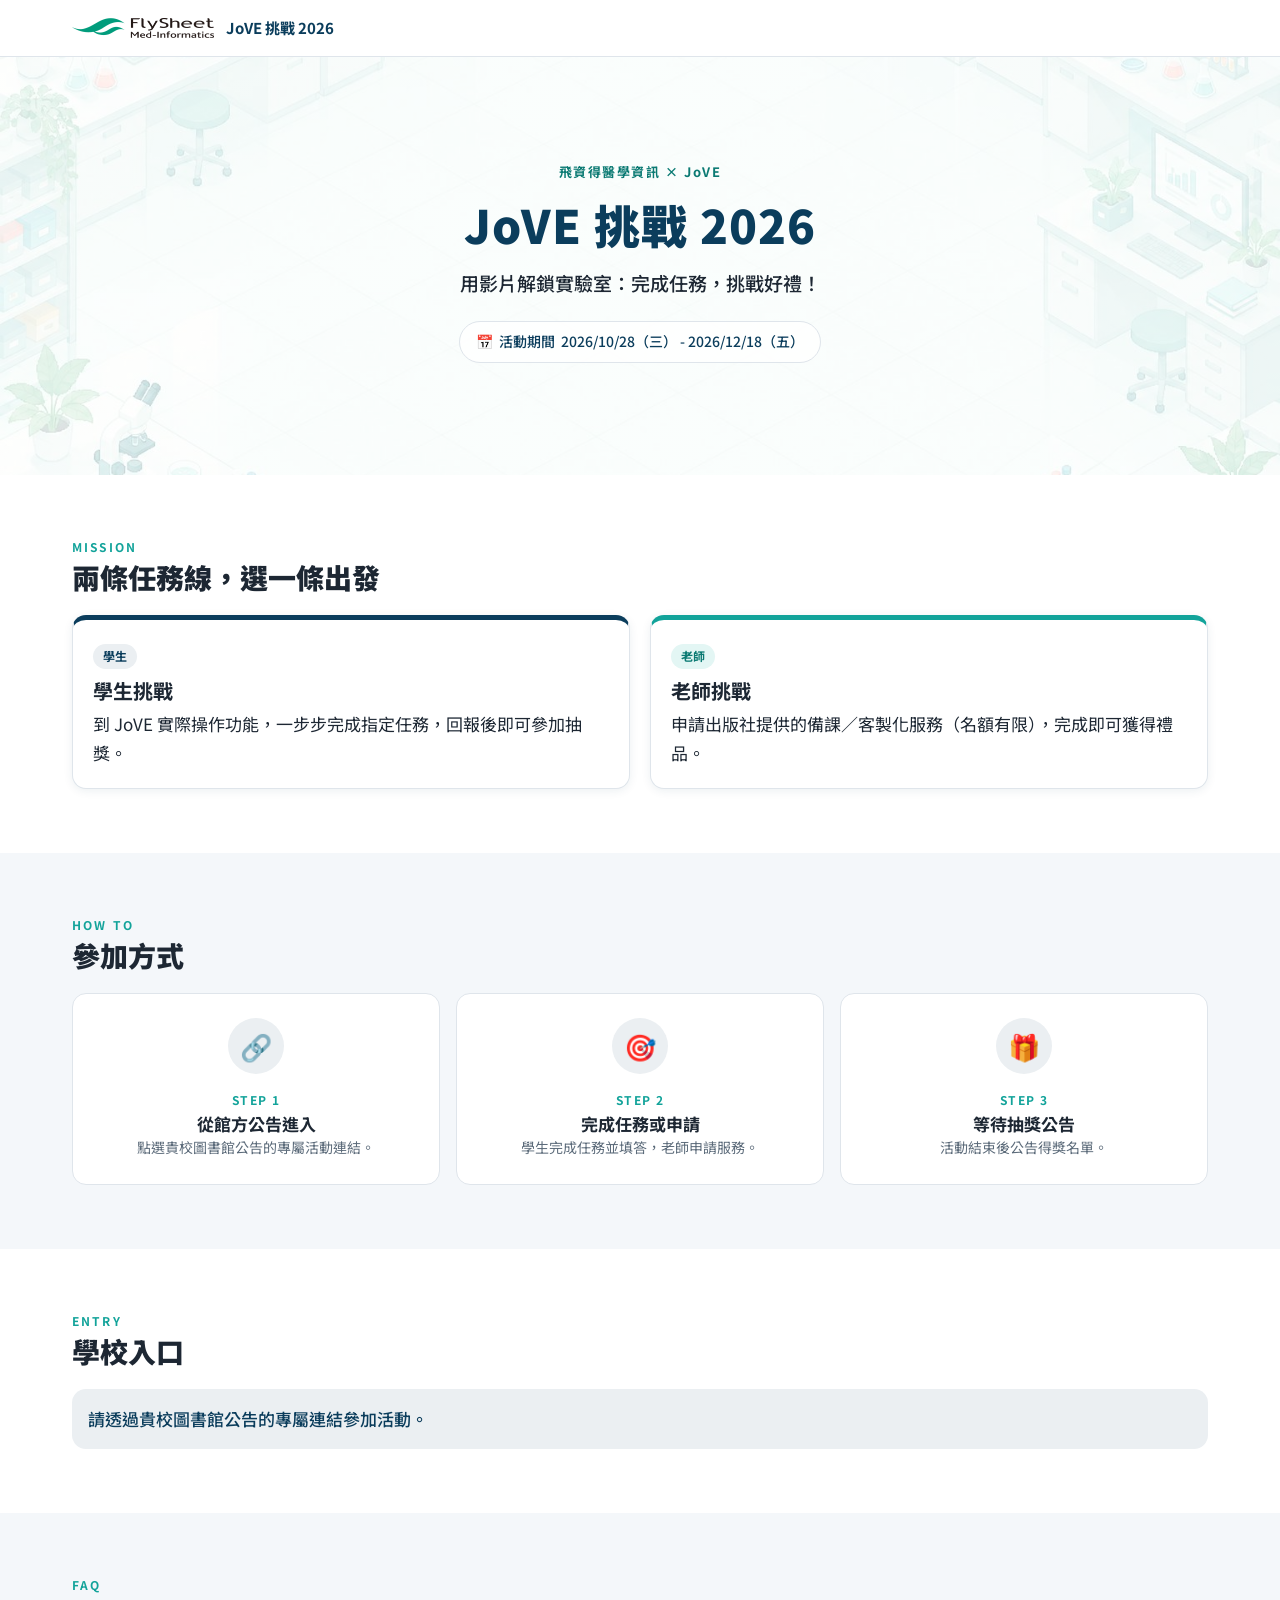
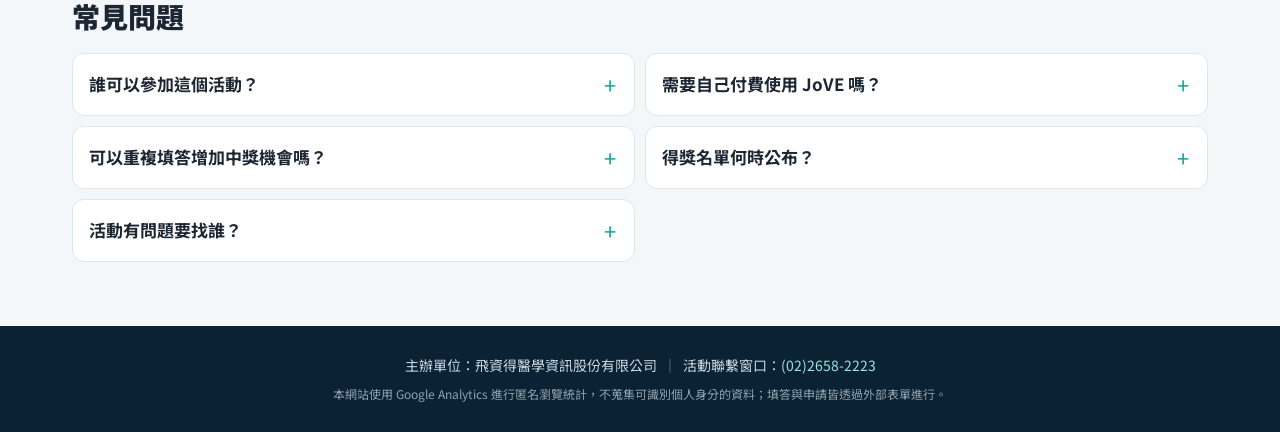
<file: index.html>
<!doctype html>
<html lang="zh-Hant-TW">
<head>
  <meta charset="utf-8">
  <meta name="viewport" content="width=device-width, initial-scale=1, viewport-fit=cover">
  <meta name="robots" content="noindex, nofollow">
  <title>JoVE 挑戰 2026｜飛資得醫學資訊</title>
  <meta name="description" content="用影片解鎖實驗室！完成 JoVE 任務參加抽獎，老師申請備課服務拿好禮。請透過貴校圖書館公告的連結參加。">
  <meta name="theme-color" content="#0b3d5c">
  <link rel="icon" type="image/png" href="assets/img/favicon.png">
  <link rel="apple-touch-icon" href="assets/img/apple-touch-icon.png">

  <!-- Open Graph（LINE / Facebook 分享預覽）：LINE 不執行 JS，所有學校連結共用這組 -->
  <meta property="og:type" content="website">
  <meta property="og:site_name" content="飛資得醫學資訊">
  <meta property="og:title" content="JoVE 挑戰 2026｜完成任務，挑戰好禮">
  <meta property="og:description" content="用影片解鎖實驗室！學生完成任務參加抽獎，老師申請備課服務拿好禮。">
  <meta property="og:url" content="https://emilychen1212.github.io/flysheet-2026JOVE/">
  <meta property="og:image" content="https://emilychen1212.github.io/flysheet-2026JOVE/assets/og-image.png">
  <meta property="og:image:width" content="1200">
  <meta property="og:image:height" content="630">
  <meta name="twitter:card" content="summary_large_image">

  <link rel="preconnect" href="https://fonts.googleapis.com">
  <link rel="preconnect" href="https://fonts.gstatic.com" crossorigin>
  <link href="https://fonts.googleapis.com/css2?family=Noto+Sans+TC:wght@400;500;700;900&display=swap" rel="stylesheet">
  <link rel="stylesheet" href="css/style.css?v=20261030b">
</head>
<body>
  <a class="skip-link" href="#main">跳到主要內容</a>

  <header class="topbar">
    <div class="container topbar-inner">
      <img class="topbar-logo" src="assets/img/logo-flysheet.png" alt="飛資得醫學資訊 FlySheet Med-Informatics" width="160" height="23">
      <span class="topbar-title" id="topbar-title">JoVE 挑戰 2026</span>
    </div>
  </header>

  <!-- 從 LINE 內建瀏覽器開啟時顯示：Google 不允許在 LINE 內登入，填表前需改用外部瀏覽器 -->
  <div class="line-notice" id="line-notice" hidden>
    <div class="container">
      <p>填寫表單需要登入 Google，LINE 內建瀏覽器無法登入。</p>
      <a class="btn btn-primary" id="line-open">用手機瀏覽器開啟</a>
    </div>
  </div>

  <main id="main">
    <!-- ===================== 主頁面 ===================== -->
    <div id="view-home" hidden>
      <div class="container">
        <div class="alert" id="not-found" role="alert" hidden>
          <strong>找不到此學校的活動頁</strong>
          請確認貴校圖書館公告的連結是否完整。
        </div>
      </div>

      <section class="hero" id="home-hero">
        <div class="container">
          <p class="eyebrow">飛資得醫學資訊 × JoVE</p>
          <h1 class="hero-title" data-bind="campaignName"></h1>
          <p class="hero-tagline" data-bind="tagline"></p>
          <p class="period-chip"><span aria-hidden="true">📅</span> 活動期間 <span data-bind="period"></span></p>
        </div>
      </section>

      <section class="section">
        <div class="container">
          <h2 class="section-title"><span class="kicker">MISSION</span>兩條任務線，選一條出發</h2>
          <div class="grid-2">
            <article class="card mission">
              <span class="badge">學生</span>
              <h3>學生挑戰</h3>
              <p>到 JoVE 實際操作功能，一步步完成指定任務，回報後即可參加抽獎。</p>
            </article>
            <article class="card mission mission-teacher">
              <span class="badge">老師</span>
              <h3>老師挑戰</h3>
              <p>申請出版社提供的備課／客製化服務（名額有限），完成即可獲得禮品。</p>
            </article>
          </div>
        </div>
      </section>

      <section class="section section-alt">
        <div class="container">
          <h2 class="section-title"><span class="kicker">HOW TO</span>參加方式</h2>
          <ol class="steps">
            <li class="step">
              <span class="step-icon" aria-hidden="true">🔗</span>
              <span class="step-no">STEP 1</span>
              <h3>從館方公告進入</h3>
              <p>點選貴校圖書館公告的專屬活動連結。</p>
            </li>
            <li class="step">
              <span class="step-icon" aria-hidden="true">🎯</span>
              <span class="step-no">STEP 2</span>
              <h3>完成任務或申請</h3>
              <p>學生完成任務並填答，老師申請服務。</p>
            </li>
            <li class="step">
              <span class="step-icon" aria-hidden="true">🎁</span>
              <span class="step-no">STEP 3</span>
              <h3>等待抽獎公告</h3>
              <p>活動結束後公告得獎名單。</p>
            </li>
          </ol>
        </div>
      </section>

      <section class="section" id="school-entry">
        <div class="container">
          <h2 class="section-title"><span class="kicker">ENTRY</span>學校入口</h2>
          <p class="entry-hint" id="entry-hint">請透過貴校圖書館公告的專屬連結參加活動。</p>
          <div class="school-list" id="school-list" hidden></div>
        </div>
      </section>

      <section class="section section-alt">
        <div class="container">
          <h2 class="section-title"><span class="kicker">FAQ</span>常見問題</h2>
          <div class="faq" id="faq"></div>
        </div>
      </section>
    </div>

    <!-- ===================== 學校專屬頁 ===================== -->
    <div id="view-school" hidden>
      <section class="hero hero-school" id="school-hero">
        <div class="container hero-split">
          <div class="hero-main">
            <div class="logo-pair">
              <span class="logo-chip" id="school-logo" hidden></span>
              <span class="logo-x" id="logo-x" aria-hidden="true" hidden>×</span>
              <span class="logo-chip"><img src="assets/img/logo-flysheet.png" alt="飛資得醫學資訊"></span>
            </div>
            <h1 class="hero-title">
              <span data-bind="schoolName"></span> <span class="nowrap">× 飛資得</span><br>
              <span class="hero-sub">JoVE 挑戰</span>
            </h1>
            <p class="hero-tagline" data-bind="tagline"></p>
            <p class="period-chip"><span aria-hidden="true">📅</span> 活動期間 <span data-bind="period"></span></p>
            <!-- 電腦版快速跳轉（手機版用底部固定按鈕） -->
            <div class="hero-actions">
              <a href="#student" class="btn btn-primary">學生挑戰 ↓</a>
              <a href="#teacher" class="btn btn-secondary">老師挑戰 ↓</a>
            </div>
            <div class="hero-note" id="hero-note" hidden>
              <span class="hero-note-text" id="hero-note-text"></span>
              <a class="btn btn-sm hero-note-btn" id="hero-note-btn" target="_blank" rel="noopener" data-track="account_guide"></a>
            </div>
          </div>

          <aside class="gift-panel" aria-labelledby="gift-title">
            <h2 class="gift-panel-title" id="gift-title"><span aria-hidden="true">🎁</span> 活動禮品</h2>
            <div class="gifts" id="gifts"></div>
          </aside>
        </div>
      </section>

      <div class="container">
        <div class="note" id="school-note" hidden></div>
      </div>

      <section class="section">
        <div class="container">
          <h2 class="section-title"><span class="kicker">TOPICS</span>已訂購主題</h2>
          <p class="section-desc">點選主題，直接前往 JoVE 對應頁面。</p>
          <div class="resource-links" id="resources" hidden></div>
          <div class="topic-groups" id="topics"></div>
        </div>
      </section>

      <section class="section section-alt" id="student">
        <div class="container">
          <div class="title-row">
            <h2 class="section-title"><span class="kicker">STUDENT MISSION</span>學生挑戰</h2>
            <div class="title-links" id="student-resources" hidden></div>
          </div>
          <p class="section-desc">身為學生，JoVE 可以怎麼幫你學習？跟著三個任務親身體驗一次，最後填答回報即可參加抽獎。</p>
          <ul class="form-hint" id="student-hints"></ul>
          <ol class="tasks" id="tasks"></ol>
          <div class="form-embed" id="embed-student" hidden></div>
          <div class="cta-wrap">
            <a class="btn btn-primary btn-lg" id="btn-student" target="_blank" rel="noopener">馬上填答</a>
          </div>
        </div>
      </section>

      <!-- 加碼挑戰：只在 schools.js 設定 bonus: true 的學校顯示 -->
      <section class="section section-bonus" id="bonus" hidden>
        <div class="container">
          <div class="title-row">
            <h2 class="section-title"><span class="kicker">BONUS MISSION</span><span id="bonus-title">加碼挑戰</span></h2>
            <div class="title-links" id="bonus-guide" hidden></div>
          </div>
          <p class="section-desc" id="bonus-text"></p>
          <div class="bonus-actions" id="bonus-actions">
            <a class="btn bonus-btn" id="btn-bonus" target="_blank" rel="noopener">我要參加</a>
          </div>
        </div>
      </section>

      <section class="section" id="teacher">
        <div class="container">
          <h2 class="section-title"><span class="kicker">TEACHER MISSION</span>老師挑戰<span class="quota-tag"><span aria-hidden="true">⏳</span> <span data-bind="teacherQuota"></span></span></h2>
          <h3 class="flow-title">申請後的服務流程</h3>
          <ol class="flow" id="teacher-steps"></ol>
          <div class="form-embed" id="embed-teacher" hidden></div>
          <div class="cta-wrap">
            <a class="btn btn-secondary btn-lg" id="btn-teacher" target="_blank" rel="noopener">申請服務</a>
          </div>
        </div>
      </section>

      <section class="section">
        <div class="container">
          <h2 class="section-title"><span class="kicker">INFO</span>活動資訊</h2>
          <dl class="info">
            <div><dt>抽獎方式</dt><dd data-bind="drawMethod"></dd></div>
            <div><dt>得獎公告</dt><dd data-bind="announcement"></dd></div>
          </dl>
        </div>
      </section>

      <section class="section section-alt">
        <div class="container">
          <h2 class="section-title"><span class="kicker">NOTICE</span>活動注意事項</h2>
          <ul class="notices" id="notices"></ul>
        </div>
      </section>

      <!-- 手機底部快捷按鈕 -->
      <nav class="sticky-cta" aria-label="快速前往">
        <a href="#student" class="btn btn-primary">學生填答</a>
        <a href="#teacher" class="btn btn-secondary">老師申請</a>
      </nav>
    </div>
  </main>

  <footer class="footer">
    <div class="container">
      <p id="footer-org">主辦單位：飛資得醫學資訊股份有限公司<span class="footer-sep">｜</span>活動聯繫窗口：<a href="tel:+886226582223">(02)2658-2223</a></p>
      <p class="footer-small">本網站使用 Google Analytics 進行匿名瀏覽統計，不蒐集可識別個人身分的資料；填答與申請皆透過外部表單進行。</p>
    </div>
  </footer>

  <noscript><p class="container">請開啟瀏覽器的 JavaScript 以瀏覽活動內容。</p></noscript>

  <script src="data/config.js?v=20261030b"></script>
  <script src="data/topics.js?v=20261030b"></script>
  <script src="data/schools.js?v=20261030b"></script>
  <script src="js/app.js?v=20261030b"></script>
  <script src="js/analytics.js?v=20261030b"></script>
</body>
</html>
</file>
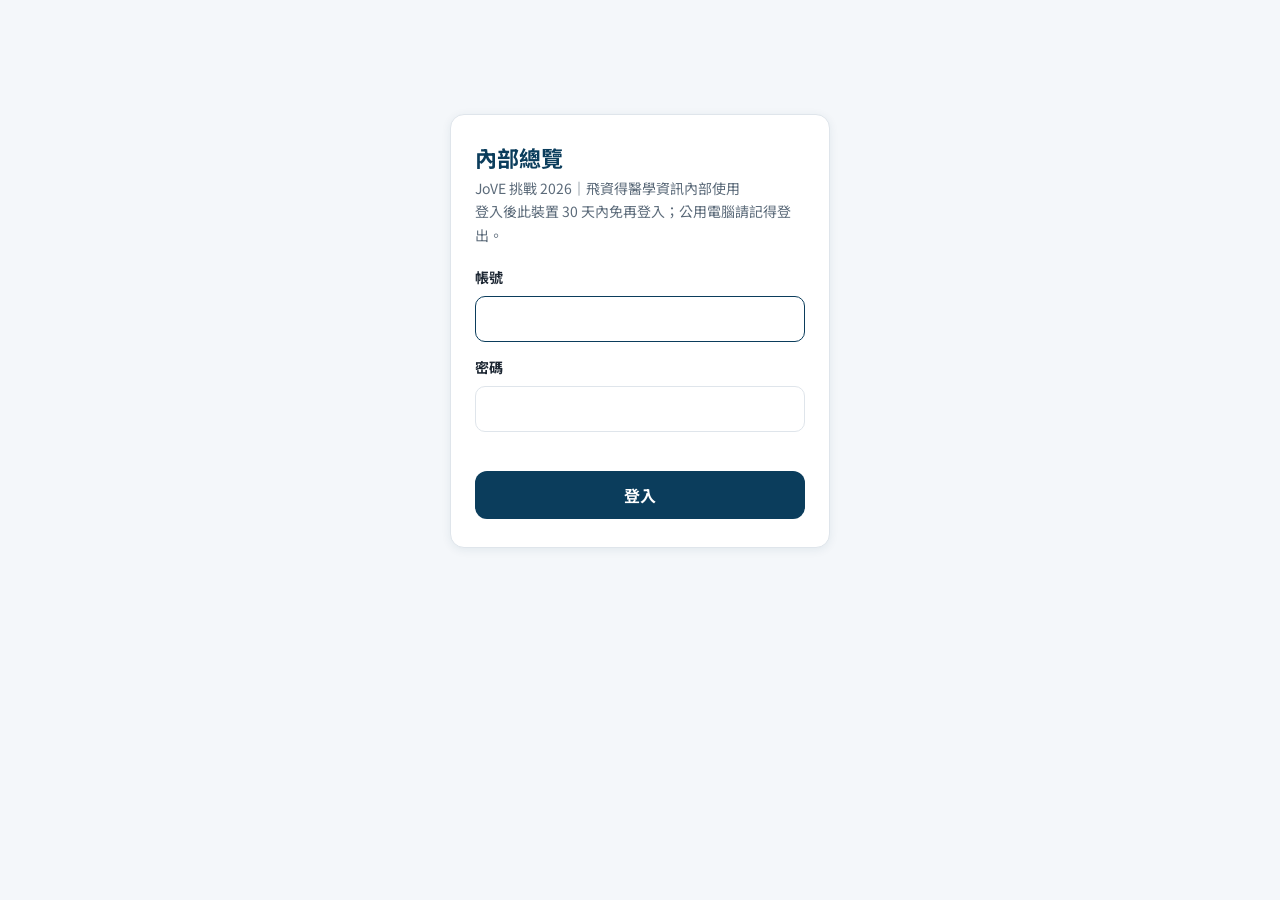
<file: forflysheet/index.html>
<!doctype html>
<html lang="zh-Hant-TW">
<head>
  <meta charset="utf-8">
  <meta name="viewport" content="width=device-width, initial-scale=1, viewport-fit=cover">
  <meta name="robots" content="noindex, nofollow">
  <title>內部總覽｜JoVE 挑戰 2026</title>
  <link rel="icon" type="image/png" href="../assets/img/favicon.png">
  <link rel="preconnect" href="https://fonts.googleapis.com">
  <link rel="preconnect" href="https://fonts.gstatic.com" crossorigin>
  <link href="https://fonts.googleapis.com/css2?family=Noto+Sans+TC:wght@400;500;700;900&display=swap" rel="stylesheet">
  <link rel="stylesheet" href="../css/style.css?v=20261030b">
  <style>
    body { background: var(--bg-alt); }
    .admin-wrap { max-width: 1200px; margin: 0 auto; padding: 24px 16px 48px; }

    /* 登入 */
    .login-card {
      max-width: 380px; margin: 10vh auto 0; background: #fff; border: 1px solid var(--line);
      border-radius: var(--radius); padding: 28px 24px; box-shadow: var(--shadow);
    }
    .login-card h1 { font-size: 22px; margin-bottom: 4px; color: var(--brand); }
    .login-card p { color: var(--muted); font-size: 14px; margin-bottom: 18px; }
    .field { display: block; margin-bottom: 14px; }
    .field span { display: block; font-size: 14px; font-weight: 700; margin-bottom: 6px; }
    .field input, .search {
      width: 100%; min-height: 46px; padding: 0 14px; border: 1.5px solid var(--line);
      border-radius: 10px; font: inherit; background: #fff;
    }
    .field input:focus, .search:focus { outline: none; border-color: var(--brand); }
    .login-card .login-error { color: #b42318; font-size: 14px; min-height: 1.4em; margin: -4px 0 10px; }
    .login-card .btn { width: 100%; }

    /* 總覽 */
    .admin-head { display: flex; flex-wrap: wrap; align-items: center; justify-content: space-between; gap: 12px; margin-bottom: 18px; }
    .admin-head h1 { font-size: clamp(22px, 5vw, 28px); color: var(--brand); }
    .admin-head .muted { font-size: 14px; }
    .stats { display: flex; flex-wrap: wrap; gap: 10px; margin-bottom: 16px; }
    .stat { background: #fff; border: 1px solid var(--line); border-radius: 12px; padding: 10px 16px; font-size: 14px; }
    .stat strong { font-size: 20px; color: var(--brand); margin-right: 4px; }
    .ok { color: #0b7a73; font-weight: 700; }
    .ng { color: #b42318; font-weight: 700; }
    .toolbar { display: flex; flex-wrap: wrap; gap: 10px; margin-bottom: 18px; }
    .toolbar .search { flex: 1 1 240px; }
    .btn-sm { min-height: 40px; padding: 0 14px; font-size: 14px; border-radius: 10px; }

    .school-grid { display: grid; gap: 14px; }
    @media (min-width: 900px) { .school-grid { grid-template-columns: 1fr 1fr; } }
    .school-card { background: #fff; border: 1px solid var(--line); border-radius: var(--radius); padding: 18px; box-shadow: var(--shadow); }
    .school-card.is-off { opacity: .65; }
    .sc-head { display: flex; align-items: center; gap: 12px; margin-bottom: 12px; }
    .sc-head img { height: 40px; width: auto; max-width: 140px; object-fit: contain; }
    .sc-title { flex: 1; }
    .sc-title h2 { font-size: 18px; }
    .sc-title code { font-size: 13px; color: var(--muted); }
    .badge-on, .badge-off { font-size: 12px; font-weight: 700; padding: 2px 10px; border-radius: 999px; white-space: nowrap; }
    .badge-on { background: #e3f6f4; color: #0b7a73; }
    .badge-off { background: #fdecec; color: #b42318; }
    .link-row { display: flex; align-items: center; gap: 8px; margin-bottom: 8px; }
    .link-row label { flex: none; width: 44px; font-size: 13px; font-weight: 700; color: var(--accent); }
    .link-row input { flex: 1; min-width: 0; min-height: 38px; padding: 0 10px; border: 1px solid var(--line); border-radius: 8px; font-size: 13px; background: var(--bg-alt); color: var(--ink); }
    .sc-meta { margin-top: 12px; font-size: 14px; display: grid; gap: 6px; }
    .sc-meta details summary { cursor: pointer; font-weight: 700; color: var(--brand); }
    .sc-meta ul { margin: 6px 0 0; padding-left: 20px; color: var(--ink); }
    .sc-actions { display: flex; flex-wrap: wrap; gap: 8px; margin-top: 14px; }
    .toast {
      position: fixed; left: 50%; bottom: 24px; transform: translateX(-50%);
      background: var(--ink); color: #fff; padding: 10px 18px; border-radius: 999px; font-size: 14px;
      opacity: 0; transition: opacity .2s; pointer-events: none; z-index: 50;
    }
    .toast.show { opacity: 1; }
  </style>
</head>
<body>
  <!-- 登入畫面 -->
  <div class="admin-wrap" id="login-view">
    <form class="login-card" id="login-form" autocomplete="off">
      <h1>內部總覽</h1>
      <p>JoVE 挑戰 2026｜飛資得醫學資訊內部使用<br>登入後此裝置 30 天內免再登入；公用電腦請記得登出。</p>
      <label class="field"><span>帳號</span><input id="acc" name="username" autocomplete="username" required></label>
      <label class="field"><span>密碼</span><input id="pwd" name="password" type="password" autocomplete="current-password" required></label>
      <p class="login-error" id="login-error" role="alert"></p>
      <button class="btn btn-primary" type="submit" id="login-btn">登入</button>
    </form>
  </div>

  <!-- 總覽畫面 -->
  <div class="admin-wrap" id="admin-view" hidden>
    <div class="admin-head">
      <div>
        <h1 id="admin-title">內部總覽</h1>
        <p class="muted" id="admin-period"></p>
      </div>
      <button class="btn btn-outline btn-sm" id="logout">登出</button>
    </div>

    <div class="stats" id="stats"></div>

    <div class="toolbar">
      <input class="search" id="search" type="search" placeholder="搜尋校名或代碼">
      <button class="btn btn-primary btn-sm" id="copy-all">複製全部連結</button>
      <button class="btn btn-secondary btn-sm" id="copy-all-line">複製全部 LINE 連結</button>
    </div>

    <div class="school-grid" id="school-grid"></div>
  </div>

  <div class="toast" id="toast" role="status"></div>

  <script src="../data/config.js?v=20261030b"></script>
  <script src="../data/topics.js?v=20261030b"></script>
  <script src="../data/schools.js?v=20261030b"></script>
  <script>
  (function () {
    "use strict";

    // 帳密雜湊值（PBKDF2-SHA256）。更換帳密：node tools/make-admin-hash.js 帳號 密碼，把結果貼到這裡
    var ADMIN_HASH = "a0e4c916defe35904d8a3992d6ee6bddc75c5b62a473d1d18828d939d0ed1f1c";
    var SALT = "flysheet-jove-2026", ITERATIONS = 150000;
    var SESSION_KEY = "jove-admin-ok";

    var $ = function (s) { return document.querySelector(s); };
    function el(tag, cls, text) {
      var n = document.createElement(tag);
      if (cls) n.className = cls;
      if (text != null) n.textContent = text;
      return n;
    }

    function hashCredentials(account, password) {
      var enc = new TextEncoder();
      return crypto.subtle.importKey("raw", enc.encode(account.trim().toLowerCase() + "|" + password), "PBKDF2", false, ["deriveBits"])
        .then(function (key) {
          return crypto.subtle.deriveBits({ name: "PBKDF2", salt: enc.encode(SALT), iterations: ITERATIONS, hash: "SHA-256" }, key, 256);
        })
        .then(function (bits) {
          return Array.prototype.map.call(new Uint8Array(bits), function (b) { return ("0" + b.toString(16)).slice(-2); }).join("");
        });
    }

    // 登入狀態記在這台裝置的瀏覽器 30 天（存的是雜湊值與到期時間，不是密碼）；按「登出」立即清除
    var REMEMBER_DAYS = 30;
    function session(v) {
      try {
        if (v === undefined) {
          var saved = JSON.parse(localStorage.getItem(SESSION_KEY) || "null");
          if (saved && saved.h === ADMIN_HASH && saved.exp > Date.now()) return true;
          localStorage.removeItem(SESSION_KEY);   // 過期或換過密碼 → 需重新登入
          return false;
        }
        if (v) localStorage.setItem(SESSION_KEY, JSON.stringify({ h: ADMIN_HASH, exp: Date.now() + REMEMBER_DAYS * 864e5 }));
        else localStorage.removeItem(SESSION_KEY);
      } catch (e) { return false; }
    }

    // ===== 登入 =====
    $("#login-form").addEventListener("submit", function (e) {
      e.preventDefault();
      var err = $("#login-error");
      if (!window.crypto || !crypto.subtle) { err.textContent = "此瀏覽器不支援，請改用 Chrome、Safari 或 Edge 開啟"; return; }
      $("#login-btn").disabled = true;
      $("#login-btn").textContent = "驗證中…";
      err.textContent = "";
      hashCredentials($("#acc").value, $("#pwd").value).then(function (h) {
        $("#login-btn").disabled = false;
        $("#login-btn").textContent = "登入";
        if (h === ADMIN_HASH) { session(true); showAdmin(); }
        else { err.textContent = "帳號或密碼錯誤"; $("#pwd").value = ""; $("#pwd").focus(); }
      });
    });

    $("#logout").addEventListener("click", function () {
      session(false);
      location.reload();
    });

    // ===== 總覽 =====
    var base = (CONFIG.siteUrl || "").replace(/\/+$/, "");
    function links(key) {
      return { web: base + "/?school=" + key, line: base + "/?school=" + key + "&openExternalBrowser=1" };
    }

    function toast(msg) {
      var t = $("#toast");
      t.textContent = msg;
      t.classList.add("show");
      clearTimeout(toast.timer);
      toast.timer = setTimeout(function () { t.classList.remove("show"); }, 1600);
    }

    function copy(text, msg) {
      function fallback() {
        var ta = el("textarea");
        ta.value = text; ta.style.position = "fixed"; ta.style.opacity = "0";
        document.body.appendChild(ta); ta.select();
        try { document.execCommand("copy"); toast(msg); } catch (e) { toast("無法複製，請手動選取"); }
        ta.remove();
      }
      if (navigator.clipboard && navigator.clipboard.writeText) {
        navigator.clipboard.writeText(text).then(function () { toast(msg); }, fallback);
      } else fallback();
    }

    function resolveTopics(codes) {
      var wanted = {};
      (codes || []).forEach(function (code) {
        var m = /^module:(.+)$/i.exec(code);
        Object.keys(TOPICS).forEach(function (k) {
          if (m ? TOPICS[k].module.toLowerCase() === m[1].toLowerCase() : k === code) wanted[k] = true;
        });
      });
      return Object.keys(TOPICS).filter(function (k) { return wanted[k]; }).map(function (k) { return TOPICS[k]; });
    }

    function formOk(f) { return !!(f && f.baseUrl && f.schoolEntryId); }

    function showAdmin() {
      $("#login-view").hidden = true;
      $("#admin-view").hidden = false;

      var p = CONFIG.period || {};
      $("#admin-title").textContent = CONFIG.campaignName + "｜內部總覽";
      $("#admin-period").textContent = "活動期間 " + (p.start || "") + " - " + (p.end || "") + "　｜　主頁面：" + base + "/";

      var keys = Object.keys(SCHOOLS);
      var activeCount = keys.filter(function (k) { return SCHOOLS[k].active; }).length;
      var stats = $("#stats");
      function stat(html) { var d = el("div", "stat"); d.innerHTML = html; stats.appendChild(d); }
      stat("<strong>" + keys.length + "</strong>間學校（開放 " + activeCount + "）");
      stat("學生表單：" + (formOk(CONFIG.studentForm) ? '<span class="ok">已接上</span>' : '<span class="ng">未設定</span>'));
      stat("老師表單：" + (formOk(CONFIG.teacherForm) ? '<span class="ok">已接上</span>' : '<span class="ng">未設定</span>'));
      stat("GA4：" + (CONFIG.ga4Id ? '<span class="ok">' + CONFIG.ga4Id + "</span>" : '<span class="ng">未設定</span>'));

      var grid = $("#school-grid");
      keys.forEach(function (key) {
        var s = SCHOOLS[key], l = links(key);
        var card = el("article", "school-card" + (s.active ? "" : " is-off"));
        card.dataset.search = (s.name + " " + key).toLowerCase();

        var head = el("div", "sc-head");
        if (s.logo) { var img = el("img"); img.src = "../" + s.logo; img.alt = ""; head.appendChild(img); }
        var title = el("div", "sc-title");
        title.appendChild(el("h2", null, s.name));
        title.appendChild(el("code", null, "?school=" + key));
        if (s.period) title.appendChild(el("div", "muted", "自訂活動期間：" + s.period.start + " - " + s.period.end));
        head.appendChild(title);
        head.appendChild(el("span", s.active ? "badge-on" : "badge-off", s.active ? "開放中" : "未啟用"));
        card.appendChild(head);

        [["一般", l.web, "已複製一般連結"], ["LINE", l.line, "已複製 LINE 連結"]].forEach(function (row) {
          var r = el("div", "link-row");
          r.appendChild(el("label", null, row[0]));
          var inp = el("input"); inp.readOnly = true; inp.value = row[1];
          inp.addEventListener("focus", function () { inp.select(); });
          r.appendChild(inp);
          var b = el("button", "btn btn-outline btn-sm", "複製");
          b.type = "button";
          b.addEventListener("click", function () { copy(row[1], s.name + "：" + row[2]); });
          r.appendChild(b);
          card.appendChild(r);
        });

        var meta = el("div", "sc-meta");
        var topics = resolveTopics(s.topics);
        var byProduct = {};
        topics.forEach(function (t) { (byProduct[t.product] = byProduct[t.product] || []).push(t.title); });
        var td = el("details");
        td.appendChild(el("summary", null, "訂購主題 " + topics.length + " 個（" + Object.keys(byProduct).map(function (k) { return k + " " + byProduct[k].length; }).join("、") + "）"));
        var tul = el("ul");
        Object.keys(byProduct).forEach(function (k) { tul.appendChild(el("li", null, k + "：" + byProduct[k].join("、"))); });
        td.appendChild(tul);
        meta.appendChild(td);

        var gifts = s.gifts || [];
        var pending = gifts.filter(function (g) { return g.pending; }).length;
        var gd = el("details");
        gd.appendChild(el("summary", null, "禮品 " + gifts.length + " 項" + (pending ? "（" + pending + " 項待確認）" : "")));
        var gul = el("ul");
        gifts.forEach(function (g) { gul.appendChild(el("li", null, g.tier + "：" + g.item + " × " + g.qty + (g.unit || "名"))); });
        gd.appendChild(gul);
        meta.appendChild(gd);

        meta.appendChild(el("div", "muted", "館方：" + (s.hostName ? s.name + s.hostName : "未填")));
        card.appendChild(meta);

        var act = el("div", "sc-actions");
        var open = el("a", "btn btn-primary btn-sm", "開啟頁面");
        open.href = "../?school=" + encodeURIComponent(key); open.target = "_blank"; open.rel = "noopener";
        act.appendChild(open);
        card.appendChild(act);

        grid.appendChild(card);
      });

      $("#search").addEventListener("input", function () {
        var q = this.value.trim().toLowerCase();
        grid.querySelectorAll(".school-card").forEach(function (c) { c.hidden = q && c.dataset.search.indexOf(q) === -1; });
      });

      function allLinks(type) {
        return keys.filter(function (k) { return SCHOOLS[k].active; })
          .map(function (k) { return SCHOOLS[k].name + "\n" + links(k)[type]; }).join("\n\n");
      }
      $("#copy-all").addEventListener("click", function () { copy(allLinks("web"), "已複製全部學校的一般連結"); });
      $("#copy-all-line").addEventListener("click", function () { copy(allLinks("line"), "已複製全部學校的 LINE 連結"); });
    }

    if (session()) showAdmin(); else $("#acc").focus();
  })();
  </script>
</body>
</html>
</file>
<file: css/style.css>
/* ===== 色彩與基礎變數（各校 themeColor 會覆寫 --brand） ===== */
:root {
  --brand: #0b3d5c;          /* 主色：深藍 */
  --accent: #12a39a;         /* 輔色：青綠 */
  --highlight: #f2a93b;      /* 強調：琥珀 */
  --brand-dark: color-mix(in srgb, var(--brand) 75%, #000);
  --brand-soft: color-mix(in srgb, var(--brand) 8%, #fff);
  --ink: #1d2733;
  --muted: #5c6b7a;
  --line: #dfe5eb;
  --bg: #ffffff;
  --bg-alt: #f4f7fa;
  --radius: 14px;
  --shadow: 0 2px 10px rgba(11, 61, 92, .08);
  --font: "Noto Sans TC", "PingFang TC", "Heiti TC", "Microsoft JhengHei", "微軟正黑體", sans-serif;
}

* { box-sizing: border-box; }
html { scroll-behavior: smooth; -webkit-text-size-adjust: 100%; }
body {
  margin: 0;
  font-family: var(--font);
  font-size: 16px;
  line-height: 1.7;
  color: var(--ink);
  background: var(--bg);
}
img { max-width: 100%; display: block; }
a { color: var(--brand); }
h1, h2, h3 { line-height: 1.35; margin: 0; }
p { margin: 0; }
[hidden] { display: none !important; }
section[id], #bonus { scroll-margin-top: 84px; }

.container { width: 100%; max-width: 1200px; margin: 0 auto; padding: 0 16px; }
.muted { color: var(--muted); }
.nowrap { white-space: nowrap; }

.skip-link { position: absolute; left: -999px; top: 0; background: #fff; padding: 8px 12px; z-index: 100; }
.skip-link:focus { left: 8px; }

/* ===== 頂部列 ===== */
.topbar { background: #fff; border-bottom: 1px solid var(--line); position: sticky; top: 0; z-index: 20; }
.topbar-inner { display: flex; align-items: center; gap: 12px; min-height: 56px; padding-top: 6px; padding-bottom: 6px; }
.topbar-title { font-weight: 700; font-size: 15px; line-height: 1.35; color: var(--brand); }

/* Logo 預留位置：拿到素材後換成 <img> */
.logo-slot {
  flex: none;
  min-width: 72px; height: 32px; padding: 0 10px;
  display: inline-flex; align-items: center; justify-content: center;
  border: 1.5px dashed #b7c3cf; border-radius: 6px;
  font-size: 12px; color: #8796a5;
}
.logo-slot-light { border-color: rgba(255,255,255,.5); color: rgba(255,255,255,.8); }
.logo-pair { display: flex; align-items: center; gap: 10px; margin-bottom: 18px; color: rgba(255,255,255,.7); }
.topbar-logo { height: 20px; width: auto; flex: none; }
@media (max-width: 480px) {
  .topbar-title { font-size: 13px; }
  .topic { min-height: 40px; padding: 6px 13px; font-size: 14px; gap: 6px; }
  .topics { gap: 8px; }
}

/* Logo 白底小卡：不同底色、白底 JPG 的 logo 放在一起也整齊 */
.logo-chip {
  display: inline-flex; align-items: center; justify-content: center;
  max-width: calc(50% - 20px); padding: 8px 4px;
}
.logo-chip img { width: auto; max-width: 100%; height: auto; max-height: 40px; }
.logo-x { font-size: 20px; color: var(--muted); }

/* 學校頁：淺色底圖＋深色文字，內容置中（底圖中央留白） */
.hero.has-banner {
  position: relative; color: var(--ink);
  background-color: #eef8f6; background-size: cover; background-position: center;
  text-align: center;
}
.hero.has-banner::before {
  content: ""; position: absolute; inset: 0;
  background: linear-gradient(rgba(255,255,255,.6), rgba(255,255,255,.6));
}
.hero.has-banner .container { position: relative; }
.hero.has-banner .logo-pair { justify-content: center; flex-wrap: nowrap; }
.hero.has-banner .hero-title { color: var(--brand); }
.hero.has-banner .hero-sub, .hero.has-banner .eyebrow { color: #0b7a73; }
.hero.has-banner .hero-tagline { color: var(--ink); opacity: 1; font-weight: 500; }
.hero.has-banner .period-chip {
  background: rgba(255,255,255,.85); border-color: var(--line); color: var(--brand);
}

/* ===== 提示 ===== */
.alert {
  margin-top: 16px; padding: 14px 16px;
  background: #fff6e6; border: 1px solid #f2c97a; border-left: 5px solid var(--highlight);
  border-radius: 10px; font-size: 15px;
}
.alert strong { display: block; color: #8a5300; }
.note {
  margin-top: 20px; padding: 14px 16px;
  background: var(--brand-soft); border-left: 5px solid var(--brand); border-radius: 10px;
}

/* ===== 主視覺 ===== */
.hero {
  color: #fff;
  padding: 48px 0 52px;
  background:
    radial-gradient(circle at 85% 20%, rgba(18,163,154,.45), transparent 55%),
    linear-gradient(135deg, var(--brand) 0%, var(--brand-dark) 100%);
  background-size: cover; background-position: center;
}
.hero-school { padding-top: 32px; }
.eyebrow { font-size: 13px; letter-spacing: .12em; color: #9fe3dc; font-weight: 700; margin-bottom: 10px; }
.hero-title { font-size: clamp(28px, 7.5vw, 46px); font-weight: 900; letter-spacing: .02em; }
.hero-sub { color: #9fe3dc; }
.hero-tagline { margin-top: 12px; font-size: clamp(16px, 4.2vw, 19px); opacity: .92; }
.period-chip {
  display: inline-flex; align-items: center; gap: 6px; flex-wrap: wrap;
  margin-top: 22px; padding: 8px 16px;
  background: rgba(255,255,255,.14); border: 1px solid rgba(255,255,255,.3);
  border-radius: 999px; font-size: 14px; font-weight: 500;
}

/* ===== 區塊 ===== */
.section { padding: 44px 0; }
.section-alt { background: var(--bg-alt); }
.section-title { font-size: clamp(22px, 5.6vw, 28px); font-weight: 900; color: var(--ink); margin-bottom: 18px; }
.kicker {
  display: block; font-size: 12px; letter-spacing: .18em; font-weight: 700;
  color: var(--accent); margin-bottom: 4px;
}
.section-desc { color: var(--muted); margin: -8px 0 18px; }

.card {
  background: #fff; border: 1px solid var(--line); border-radius: var(--radius);
  padding: 20px; box-shadow: var(--shadow);
}
.grid-2 { display: grid; gap: 14px; }

.mission { border-top: 5px solid var(--brand); }
.mission-teacher { border-top-color: var(--accent); }
.mission h3 { font-size: 20px; margin: 8px 0 6px; }
.badge {
  display: inline-block; padding: 2px 10px; border-radius: 999px;
  font-size: 12px; font-weight: 700; background: var(--brand-soft); color: var(--brand);
}
.mission-teacher .badge { background: #e3f6f4; color: #0b7a73; }

/* ===== 步驟 ===== */
.steps { list-style: none; margin: 0; padding: 0; display: grid; gap: 12px; }
.step {
  position: relative; background: #fff; border-radius: var(--radius); border: 1px solid var(--line);
  padding: 18px 18px 18px 78px; min-height: 92px;
}
.step-icon {
  position: absolute; left: 18px; top: 18px;
  width: 44px; height: 44px; border-radius: 50%;
  display: flex; align-items: center; justify-content: center;
  background: var(--brand-soft); font-size: 22px;
}
.step-no { font-size: 12px; font-weight: 700; letter-spacing: .12em; color: var(--accent); }
.step h3 { font-size: 17px; }
.step p { font-size: 14px; color: var(--muted); }

/* ===== 學校入口 ===== */
.entry-hint {
  padding: 16px; border-radius: var(--radius); background: var(--brand-soft);
  font-weight: 500; color: var(--brand);
}
.school-list { display: grid; gap: 10px; margin-top: 14px; }

/* ===== FAQ ===== */
.faq { display: grid; gap: 10px; }
.faq-item { background: #fff; border: 1px solid var(--line); border-radius: 12px; }
.faq-item summary {
  cursor: pointer; list-style: none; padding: 16px 48px 16px 16px; font-weight: 700; position: relative;
}
.faq-item summary::-webkit-details-marker { display: none; }
.faq-item summary::after {
  content: "+"; position: absolute; right: 18px; top: 50%; transform: translateY(-50%);
  font-size: 22px; color: var(--accent); font-weight: 400;
}
.faq-item[open] summary::after { content: "−"; }
.faq-item p { padding: 0 16px 16px; color: var(--muted); }

/* ===== 主題卡片 ===== */
.topic-groups { display: flex; flex-wrap: wrap; gap: 14px; align-items: stretch; }
.topic-groups > .topic-group { flex: 1 1 auto; max-width: 100%; }

/* 每個產品一個小區塊：標題列＋分界線＋主題按鈕 */
.topic-box {
  background: #fff; border: 1.5px solid var(--line); border-radius: 12px;
  border-left: 4px solid var(--accent); overflow: hidden;
}
.topic-box .topic-group-title {
  margin: 0; padding: 10px 14px; background: var(--brand-soft);
  border-bottom: 1px solid var(--line); font-size: 15px;
}
.topic-box .topics { padding: 12px 14px 14px; }
.topic-box .topic { min-height: 38px; padding: 5px 13px; font-size: 14px; }
.topic-groups.is-collapsed { display: grid; }
.topic-group-title {
  display: flex; align-items: center; gap: 8px; flex-wrap: wrap;
  font-size: 15px; font-weight: 700; color: var(--brand); margin-bottom: 10px;
}
.topic-group-title .pending { margin-left: 0; }
.topics { display: flex; flex-wrap: wrap; gap: 10px; }
.topic-summary {
  padding: 12px 16px; border-radius: 12px; background: var(--brand-soft);
  color: var(--brand); font-weight: 700;
}
.topic-groups.is-collapsed { gap: 10px; }
.topic-groups.is-collapsed > .topic-group { flex: none; }
.topic-dropdown { background: #fff; border: 1.5px solid var(--line); border-left: 4px solid var(--accent); border-radius: 12px; }
.topic-dropdown[open] { border-color: var(--brand); }
.topic-dropdown-head {
  display: flex; align-items: center; gap: 10px; flex-wrap: wrap;
  min-height: 56px; padding: 12px 48px 12px 16px; position: relative;
  cursor: pointer; list-style: none; font-weight: 700; color: var(--brand);
}
.topic-dropdown-head::-webkit-details-marker { display: none; }
.topic-dropdown-head::after {
  content: ""; position: absolute; right: 20px; top: 50%; width: 9px; height: 9px;
  border-right: 2.5px solid var(--accent); border-bottom: 2.5px solid var(--accent);
  transform: translateY(-70%) rotate(45deg); transition: transform .15s;
}
.topic-dropdown[open] .topic-dropdown-head::after { transform: translateY(-30%) rotate(-135deg); }
.topic-count { font-size: 13px; font-weight: 500; color: var(--muted); }
.topic-dropdown-head .pending { margin-left: 0; }
.topic-dropdown .topics { padding: 0 12px 12px; }
.topic {
  display: flex; align-items: center; gap: 10px; flex-wrap: wrap;
  min-height: 44px; padding: 8px 16px;
  background: #fff; border: 1.5px solid var(--line); border-radius: 999px;
  font-size: 15px; box-shadow: 0 1px 4px rgba(11, 61, 92, .06);
  text-decoration: none; color: var(--ink); font-weight: 500;
  transition: border-color .15s, box-shadow .15s;
}
a.topic:hover, a.topic:focus-visible { border-color: var(--brand); box-shadow: var(--shadow); }
.topic-name { flex: none; }
.topic .pending { margin-left: 0; }
.topic-arrow { color: var(--accent); font-weight: 700; font-size: 14px; }
.pending {
  display: inline-block; margin-left: 6px; padding: 0 8px; border-radius: 6px;
  font-size: 12px; font-weight: 700; line-height: 22px;
  background: #fff1cc; color: #8a5300; border: 1px solid #f2c97a;
}

/* 主題按鈕輕輕漂浮：每顆節奏不同，滑過時停下並浮起；系統設定「減少動態效果」時不播放 */
@keyframes topic-float {
  0%, 100% { transform: translateY(0) rotate(0deg); }
  30% { transform: translateY(-3px) rotate(-.6deg); }
  70% { transform: translateY(1px) rotate(.5deg); }
}
.topic { animation: topic-float 5s ease-in-out infinite; transition: border-color .15s, box-shadow .15s, transform .15s; }
.topic:nth-child(3n+1) { animation-duration: 4.6s; animation-delay: -1.2s; }
.topic:nth-child(3n+2) { animation-duration: 5.4s; animation-delay: -2.7s; }
.topic:nth-child(4n+3) { animation-duration: 6s; animation-delay: -.6s; }
a.topic:hover, a.topic:focus-visible { animation-play-state: paused; transform: translateY(-3px); }
@media (prefers-reduced-motion: reduce) { .topic { animation: none; } }

/* ===== 任務 ===== */
.tasks { list-style: none; margin: 0; padding: 0; display: grid; gap: 12px; }
.task {
  display: flex; gap: 14px; background: #fff; border: 1px solid var(--line);
  border-radius: var(--radius); padding: 18px; box-shadow: var(--shadow);
}
.task-no {
  flex: none; width: 44px; height: 44px; border-radius: 12px;
  display: flex; align-items: center; justify-content: center;
  background: var(--brand); color: #fff; font-weight: 900; font-size: 17px;
}
.task-body h3 { font-size: 17px; margin-bottom: 4px; }
.task-body p { font-size: 15px; color: var(--muted); }
.chip {
  display: inline-block; margin-top: 8px; padding: 2px 10px; border-radius: 999px;
  font-size: 12px; background: #e3f6f4; color: #0b7a73; font-weight: 500;
}
.quota { margin-top: 12px; font-weight: 700; color: #8a5300; }

/* ===== 按鈕 ===== */
.btn {
  display: inline-flex; align-items: center; justify-content: center;
  min-height: 48px; padding: 0 22px; border-radius: 12px;
  font-family: inherit; font-size: 16px; font-weight: 700; text-decoration: none;
  border: 2px solid transparent; cursor: pointer; transition: transform .1s, filter .15s;
}
.btn:active { transform: scale(.98); }
.btn-lg { width: 100%; min-height: 56px; font-size: 18px; }
.btn-primary { background: var(--brand); color: #fff; }
.btn-secondary { background: var(--accent); color: #fff; }
.btn-outline { background: #fff; color: var(--brand); border-color: var(--brand); }
.btn-primary:hover, .btn-secondary:hover { filter: brightness(1.1); }
.btn-outline:hover { background: var(--brand-soft); }
.btn.is-disabled { background: #cfd7df; color: #5c6b7a; border-color: transparent; cursor: not-allowed; pointer-events: none; }
.cta-wrap { margin-top: 20px; }
.btn:focus-visible, a.topic:focus-visible, summary:focus-visible { outline: 3px solid var(--highlight); outline-offset: 2px; }

/* ===== 頁首右側禮品欄 ===== */
.hero-split { display: grid; gap: 24px; }
.gift-panel {
  text-align: left; background: rgba(255,255,255,.94); border-radius: var(--radius);
  border-top: 5px solid var(--highlight); padding: 18px; box-shadow: 0 6px 24px rgba(11, 61, 92, .12);
}
.gift-panel-title { font-size: 18px; font-weight: 900; color: var(--ink); margin-bottom: 12px; }
.gift-panel .gifts { gap: 8px; }
.gift-panel .gift { padding: 10px 12px; gap: 10px; }
.gift-panel .gift-tier { font-size: 13px; min-width: 4.4em; text-align: center; }
.teacher-tag {
  display: inline-block; margin-left: 6px; padding: 0 8px; border-radius: 6px;
  font-size: 12px; font-weight: 700; line-height: 22px; white-space: nowrap; vertical-align: 1px;
  background: #e3f6f4; color: #0b7a73; border: 1px solid #a8ddd7;
}

/* 頁首快速跳轉按鈕：只在電腦／平板顯示（手機用底部固定按鈕） */
.hero-actions { display: none; }
@media (min-width: 720px) {
  .hero-actions { display: flex; gap: 12px; margin-top: 22px; flex-wrap: wrap; }
  .hero.has-banner .hero-actions { justify-content: center; }
  .hero-actions .btn { min-width: 150px; min-height: 50px; box-shadow: 0 4px 14px rgba(11, 61, 92, .18); }
}
@media (min-width: 1024px) { .hero-school.has-banner .hero-actions { justify-content: flex-start; } }

/* 任務：情境＋回報內容 */
.task-body .chip { margin: 0 0 6px; }
.task-scene { font-size: 15px; color: var(--ink); }
.task-body .task-note { font-size: 13px; color: #8a5300; margin-top: 6px; }
.task-submit {
  margin-top: 10px; padding: 8px 12px; border-radius: 8px; background: var(--bg-alt);
  font-size: 14px; color: var(--ink);
}
.task-submit strong { color: var(--brand); }

/* ===== 動態效果（系統設定「減少動態效果」時全部關閉） ===== */
.reveal { opacity: 0; transform: translateY(18px); transition: opacity .6s ease, transform .6s ease; }
.reveal.is-visible { opacity: 1; transform: none; }

/* 頭獎一列：一道光澤每隔幾秒掃過 */
.gift-top { position: relative; overflow: hidden; border-color: #f2c97a; background: #fffaf0; }
.gift-top::after {
  content: ""; position: absolute; top: 0; bottom: 0; left: -60%; width: 45%;
  background: linear-gradient(105deg, transparent, rgba(255,255,255,.85), transparent);
  animation: gift-shine 4.5s ease-in-out infinite; pointer-events: none;
}
@keyframes gift-shine { 0%, 55% { left: -60%; } 100% { left: 130%; } }

/* 馬上填答：緩慢呼吸光暈 */
.btn-glow { animation: btn-breathe 2.6s ease-in-out infinite; }
@keyframes btn-breathe {
  0%, 100% { box-shadow: 0 0 0 0 rgba(18, 163, 154, .45); }
  50% { box-shadow: 0 0 0 10px rgba(18, 163, 154, 0); }
}
@media (prefers-reduced-motion: reduce) {
  .reveal { opacity: 1; transform: none; transition: none; }
  .gift-top::after, .btn-glow { animation: none; }
}

/* 老師挑戰：標題旁的名額標籤 */
.quota-tag {
  display: inline-flex; align-items: center; gap: 4px; vertical-align: middle;
  margin-left: 12px; padding: 3px 12px; border-radius: 999px;
  background: #fff6e6; border: 1px solid #f2c97a; color: #8a5300;
  font-size: 14px; font-weight: 700; letter-spacing: 0; white-space: nowrap;
}

/* 老師挑戰：服務流程步驟 */
.flow-title { font-size: 17px; margin: 4px 0 12px; color: var(--ink); }
.flow { list-style: none; margin: 0; padding: 0; display: grid; gap: 12px; counter-reset: none; }
.flow-step {
  position: relative; background: #fff; border: 1px solid var(--line); border-radius: var(--radius);
  border-top: 4px solid var(--accent); padding: 16px 18px; box-shadow: var(--shadow);
}
.flow-no { font-size: 12px; font-weight: 900; letter-spacing: .12em; color: var(--accent); }
.flow-step h4 { font-size: 17px; margin: 4px 0 6px; }
.flow-step p { font-size: 15px; color: var(--muted); }
.flow-step:last-child { border-top-color: var(--highlight); background: #fffaf0; }
.flow-step:last-child .flow-no { color: #b7791f; }
@media (min-width: 1024px) {
  .flow { grid-template-columns: repeat(4, 1fr); gap: 18px; }
  .flow-step:not(:last-child)::after {
    content: "→"; position: absolute; right: -15px; top: 50%; transform: translateY(-50%);
    color: var(--accent); font-weight: 900; font-size: 16px; z-index: 1;
  }
}

/* 加碼挑戰：窄窄的橫向提示帶，低調但看得到 */
.section-bonus { background: #fffcf2; border-top: 1px solid #f8ecc9; border-bottom: 1px solid #f8ecc9; padding: 32px 0; }
.section-bonus { position: relative; overflow: hidden; }
.section-bonus > .container { position: relative; z-index: 1; }
/* 右側裝飾：頁首底圖的右下角實驗桌，蓋一層同色淡黃、往左淡出融入底色 */
.section-bonus::before {
  content: ""; position: absolute; top: 0; right: 0; bottom: 0; width: min(48%, 600px);
  background:
    linear-gradient(rgba(255, 244, 212, .5), rgba(255, 244, 212, .5)),
    url("../assets/img/bonus-corner.jpg") right bottom / cover no-repeat;
  -webkit-mask-image: linear-gradient(to right, transparent 0%, #000 55%);
          mask-image: linear-gradient(to right, transparent 0%, #000 55%);
  pointer-events: none;
}
@media (max-width: 719px) { .section-bonus::before { width: 70%; opacity: .45; } }
.section-bonus .kicker { color: #b07400; }
.section-bonus .section-desc { color: var(--ink); margin: -8px 0 14px; }
.bonus-btn { background: #fff; color: #8a5300; border-color: #f2c97a; min-height: 44px; }
.bonus-btn:hover { background: #fff1cc; }
/* 加碼挑戰按鈕：和主題膠囊一樣輕微漂浮 */
.bonus-actions .btn { animation: topic-float 5s ease-in-out infinite; }
.bonus-actions .btn:nth-child(2n) { animation-duration: 5.6s; animation-delay: -2.2s; }
.bonus-actions .btn:nth-child(3n) { animation-duration: 4.6s; animation-delay: -1.1s; }
@media (prefers-reduced-motion: reduce) { .bonus-actions .btn { animation: none; } }

/* 已訂購主題說明文字下方：學習資源按鈕 */
.resource-links { display: flex; flex-wrap: wrap; align-items: center; gap: 10px; margin: -4px 0 20px; }
.resource-label { font-size: 14px; font-weight: 700; color: var(--muted); margin-right: 2px; }
.resource-btn { background: #fff; color: var(--brand); border-color: var(--line); min-height: 42px; }
.resource-btn:hover { border-color: var(--brand); background: var(--brand-soft); }

/* 學生挑戰：標題旁的使用手冊／教學影片按鈕 */
.title-row { display: flex; flex-wrap: wrap; align-items: flex-end; gap: 10px 16px; margin-bottom: 18px; }
.title-row .section-title { margin-bottom: 0; }
.title-links { display: flex; flex-wrap: wrap; gap: 8px; padding-bottom: 2px; }
.title-links[hidden] { display: none; }

/* 頁首提醒（例如：先申請個人帳號） */
.hero-note {
  display: flex; flex-wrap: wrap; align-items: center; justify-content: center; gap: 8px 12px;
  margin-top: 16px; padding: 10px 14px; border-radius: 12px;
  background: rgba(255,255,255,.88); border: 1px dashed #f2c97a;
}
.hero-note-text { font-size: 15px; font-weight: 700; color: #8a5300; }
.hero-note-text::before { content: "⚠️ "; }
.hero-note-btn { background: var(--highlight); color: #3d2600; min-height: 40px; }
.hero-note-btn:hover { filter: brightness(1.05); }
@media (min-width: 1024px) { .hero-school .hero-note { justify-content: flex-start; display: inline-flex; } }

/* 加碼挑戰：多個題目按鈕 */
.bonus-actions { display: flex; flex-wrap: wrap; gap: 8px; }
.btn-bonus-jump { background: #fff8e8; color: #8a5300; border-color: #f2c97a; }
.btn-bonus-jump:hover { background: #fff1cc; }

/* ===== 活動注意事項 ===== */
.notices {
  margin: 0; padding: 18px 18px 18px 38px; background: #fff;
  border: 1px solid var(--line); border-radius: var(--radius);
  display: grid; gap: 10px; font-size: 15px; color: var(--ink);
}
.notices li::marker { color: var(--accent); }

/* ===== 嵌入表單／提示 ===== */
.form-hint {
  margin: -6px 0 18px; padding: 10px 14px; border-radius: 10px;
  background: #fff; border: 1px dashed var(--line); font-size: 14px; color: var(--muted);
}
ul.form-hint { list-style: none; display: grid; gap: 4px; }
.form-embed {
  margin-top: 20px; background: #fff; border: 1px solid var(--line);
  border-radius: var(--radius); overflow: hidden;
}
.form-embed iframe { display: block; width: 100%; height: 80vh; min-height: 560px; border: 0; }
.form-fallback { margin-top: 10px; font-size: 14px; text-align: center; color: var(--muted); }
.line-notice { background: #fff6e6; border-bottom: 1px solid #f2c97a; padding: 12px 0; font-size: 14px; }
.line-notice .container { display: flex; flex-wrap: wrap; align-items: center; gap: 10px; justify-content: space-between; }
.line-notice .btn { min-height: 44px; font-size: 15px; }

/* ===== 禮品 ===== */
.gifts { display: grid; gap: 10px; }
.gift {
  display: grid; grid-template-columns: auto 1fr auto; align-items: center; gap: 12px;
  background: #fff; border: 1px solid var(--line); border-radius: 12px; padding: 14px 16px;
}
.gift-tier {
  padding: 4px 10px; border-radius: 8px; background: var(--highlight); color: #3d2600;
  font-weight: 900; font-size: 14px; white-space: nowrap;
}
.gift-item { font-weight: 500; }
.gift-qty { color: var(--muted); font-size: 14px; white-space: nowrap; }

/* ===== 活動資訊 ===== */
.info { margin: 0; display: grid; gap: 0; border: 1px solid var(--line); border-radius: var(--radius); overflow: hidden; }
.info > div { padding: 14px 16px; border-bottom: 1px solid var(--line); background: #fff; }
.info > div:last-child { border-bottom: 0; }
.info dt { font-size: 13px; font-weight: 700; color: var(--accent); }
.info dd { margin: 2px 0 0; }

/* ===== 頁尾 ===== */
.footer { background: #0a2233; color: #c9d6e2; padding: 28px 0; font-size: 14px; text-align: center; }
.footer-small { font-size: 12px; opacity: .7; margin-top: 6px; }
.footer a { color: #9fe3dc; text-decoration: none; white-space: nowrap; }
.footer a:hover { text-decoration: underline; }
.footer-sep { margin: 0 6px; opacity: .6; }
.is-school .footer { padding-bottom: calc(96px + env(safe-area-inset-bottom)); }

/* ===== 手機底部快捷按鈕 ===== */
.sticky-cta {
  position: fixed; left: 0; right: 0; bottom: 0; z-index: 30;
  display: grid; grid-template-columns: 1fr 1fr; gap: 10px;
  padding: 10px 16px calc(10px + env(safe-area-inset-bottom));
  background: rgba(255,255,255,.96); border-top: 1px solid var(--line);
  box-shadow: 0 -4px 14px rgba(0,0,0,.06);
}

/* ===== 平板／桌機 ===== */
@media (min-width: 720px) {
  .hero { padding: 72px 0 76px; }
  .section { padding: 64px 0; }
  .grid-2 { grid-template-columns: 1fr 1fr; gap: 20px; }
  .steps { grid-template-columns: repeat(3, 1fr); gap: 16px; }
  .step { padding: 24px; text-align: center; }
  .step-icon { position: static; margin: 0 auto 10px; width: 56px; height: 56px; font-size: 26px; }
  .school-list { grid-template-columns: repeat(3, 1fr); }
  .btn-lg { width: auto; min-width: 280px; }
  .cta-wrap { text-align: center; }
  .info > div { display: grid; grid-template-columns: 120px 1fr; gap: 16px; }
  .info dd { margin: 0; }
  .sticky-cta { display: none; }
  .is-school .footer { padding-bottom: 28px; }
  .logo-chip { max-width: none; height: 64px; padding: 10px 18px; }
  .logo-chip img { height: 100%; max-height: none; }
  .hero.has-banner { padding: 80px 0 88px; }
}

/* ===== 電腦（寬螢幕）：內容拉寬，卡片多欄排列，減少換行 ===== */
@media (min-width: 1024px) {
  .hero-split { grid-template-columns: minmax(0, 1fr) minmax(320px, 36%); align-items: center; gap: 40px; }
  .hero-school.has-banner { text-align: left; }
  .hero-school.has-banner .logo-pair { justify-content: flex-start; }
  .gift-panel { padding: 22px; }
  body { font-size: 17px; }
  .container { padding: 0 32px; }
  .hero.has-banner { padding: 104px 0 112px; }
  .logo-chip { height: 72px; }
  .tasks { grid-template-columns: repeat(3, 1fr); gap: 16px; }
  .task { flex-direction: column; }
  .school-list { grid-template-columns: repeat(4, 1fr); }
  .faq { grid-template-columns: 1fr 1fr; align-items: start; }
  .info { grid-template-columns: 1fr 1fr; }
  .info > div { grid-template-columns: 110px 1fr; border-right: 1px solid var(--line); }
  .info > div:nth-child(2n) { border-right: 0; }
  .info > div:nth-last-child(-n+2) { border-bottom: 0; }
  .card p { max-width: 75ch; }
}
</file>
